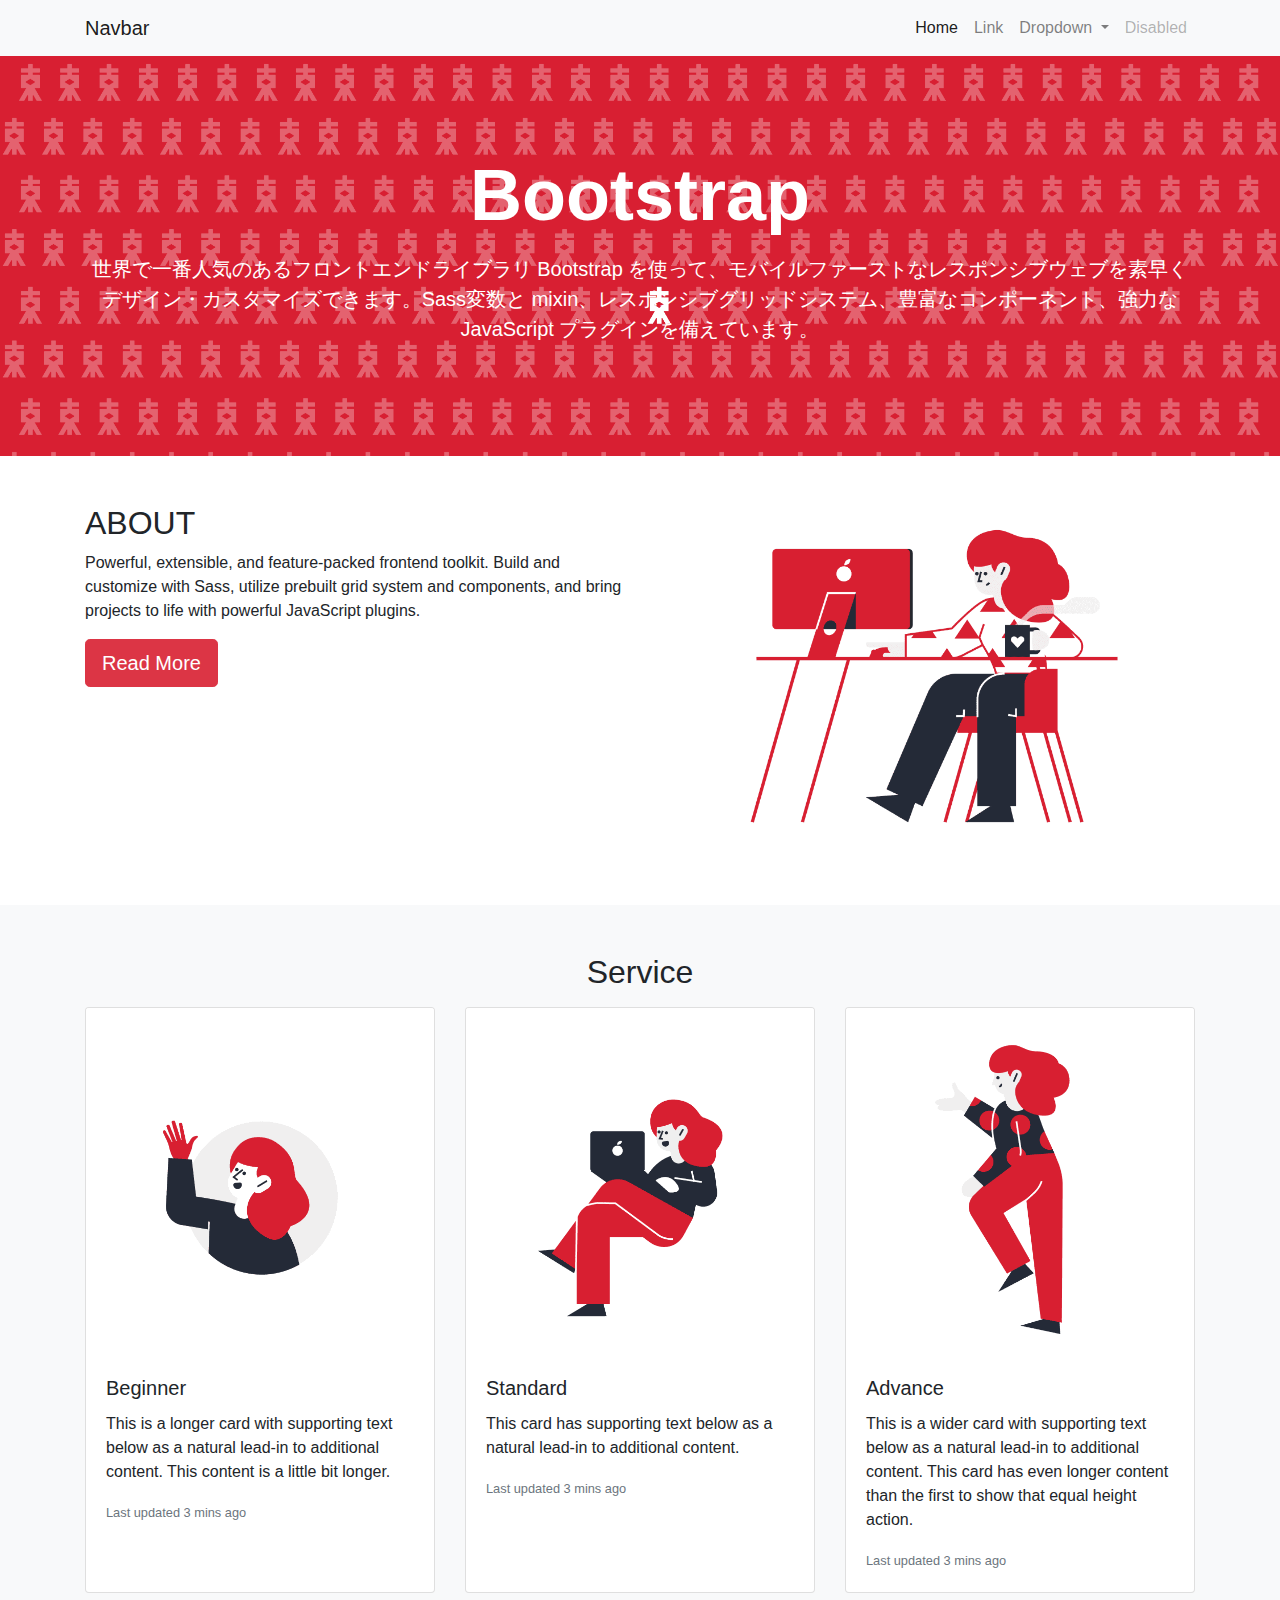
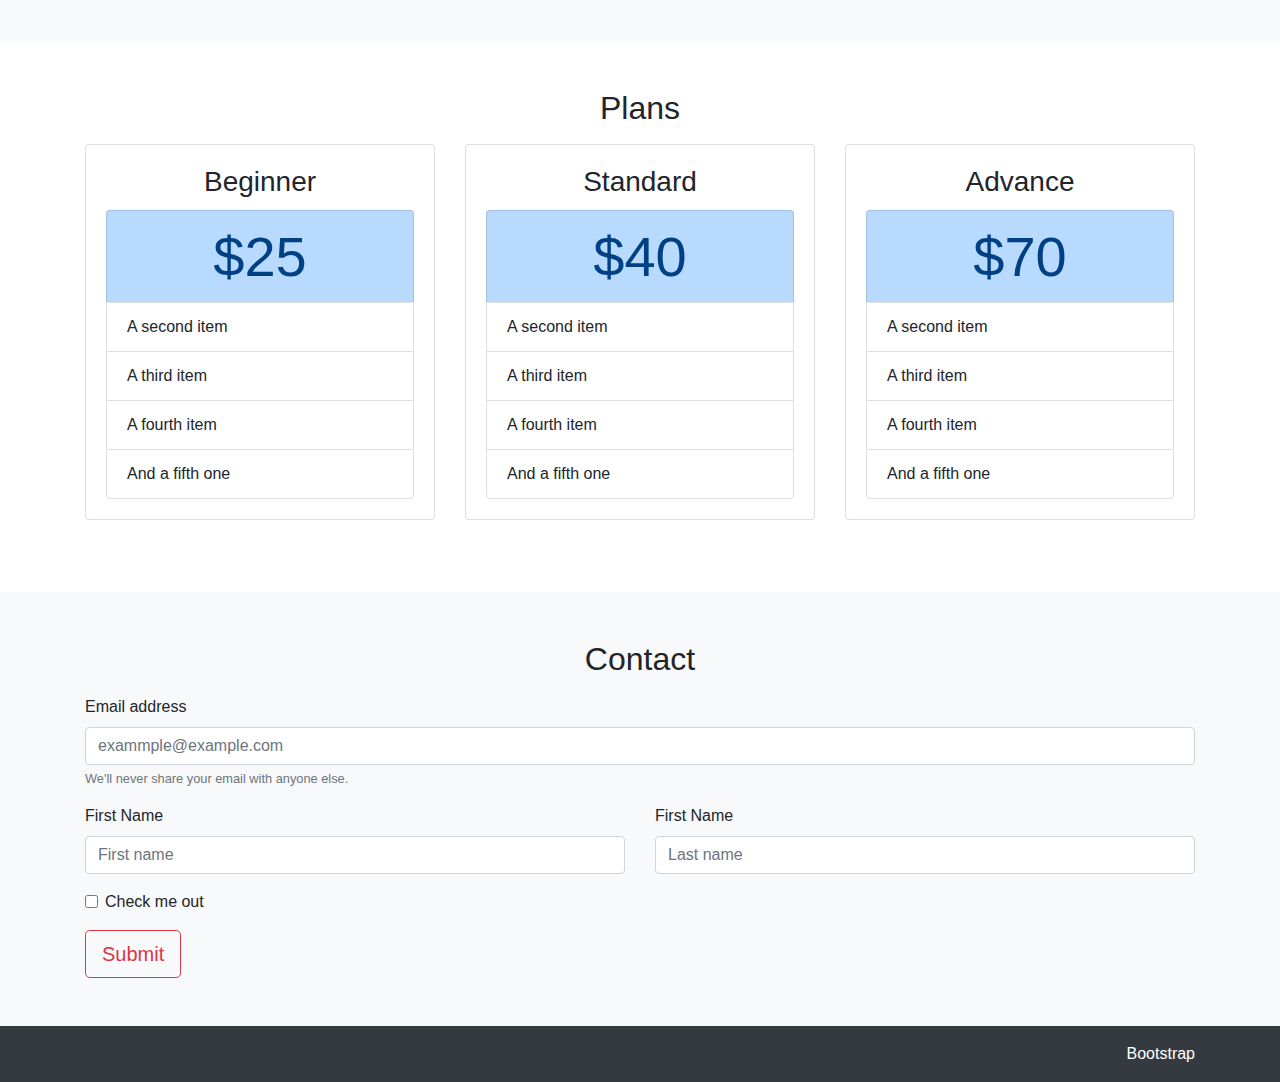
<file: img/index.html>
<!doctype html>
<html lang="ja">

<head>
  <!-- Required meta tags -->
  <meta charset="utf-8">
  <meta name="viewport" content="width=device-width, initial-scale=1, shrink-to-fit=no">

  <!-- Bootstrap CSS -->
  <link rel="stylesheet" href="https://cdn.jsdelivr.net/npm/bootstrap@4.0.0/dist/css/bootstrap.min.css"
    integrity="sha384-Gn5384xqQ1aoWXA+058RXPxPg6fy4IWvTNh0E263XmFcJlSAwiGgFAW/dAiS6JXm" crossorigin="anonymous">
  <link rel="stylesheet" href="./style.css">
  <title>Hello, world!</title>
</head>

<body>

  <nav class="navbar navbar-expand-lg navbar-light bg-light">
    <div class="container">
      <a class="navbar-brand" href="#">Navbar</a>
      <button class="navbar-toggler" type="button" data-toggle="collapse" data-target="#navbarSupportedContent"
        aria-controls="navbarSupportedContent" aria-expanded="false" aria-label="Toggle navigation">
        <span class="navbar-toggler-icon"></span>
      </button>

      <div class="collapse navbar-collapse" id="navbarSupportedContent">
        <ul class="navbar-nav ml-auto">
          <li class="nav-item active">
            <a class="nav-link" href="#">Home <span class="sr-only">(current)</span></a>
          </li>
          <li class="nav-item">
            <a class="nav-link" href="#">Link</a>
          </li>
          <li class="nav-item dropdown">
            <a class="nav-link dropdown-toggle" href="#" id="navbarDropdown" role="button" data-toggle="dropdown"
              aria-haspopup="true" aria-expanded="false">
              Dropdown
            </a>
            <div class="dropdown-menu" aria-labelledby="navbarDropdown">
              <a class="dropdown-item" href="#">Action</a>
              <a class="dropdown-item" href="#">Another action</a>
              <div class="dropdown-divider"></div>
              <a class="dropdown-item" href="#">Something else here</a>
            </div>
          </li>
          <li class="nav-item">
            <a class="nav-link disabled" href="#">Disabled</a>
          </li>
        </ul>
      </div>
    </div>
  </nav>

  <section class="top py-5 text-white">
    <div class="container py-5">
      <h1 class="text-center display-3 font-weight-bold mb-3">Bootstrap</h1>
      <p class="text-center lead">世界で一番人気のあるフロントエンドライブラリ Bootstrap を使って、モバイルファーストなレスポンシブウェブを素早くデザイン・カスタマイズできます。Sass変数と
        mixin、レスポンシブグリッドシステム、豊富なコンポーネント、強力な JavaScript プラグインを備えています。</p>
    </div>
  </section>

  <section class="about py-5">
    <div class="container">
      <div class="row">
        <div class="col-md-6 mb-5">
          <h2>ABOUT</h2>
          <p>Powerful, extensible, and feature-packed frontend toolkit. Build and customize with Sass, utilize prebuilt
            grid system and components, and bring projects to life with powerful JavaScript plugins.</p>
          <button class="btn btn-danger btn-lg">Read More</button>
        </div>
        <div class="col-md-6">
          <img src="./about.png" class="w-100" alt="画像">
        </div>
      </div>
    </div>
  </section>

  <section class="service bg-light py-5">
    <div class="container">
      <h2 class="text-center mb-3">Service</h2>
      <div class="card-deck">
        <div class="card">
          <img src="./beginner.png" class="card-img-top" alt="...">
          <div class="card-body">
            <h5 class="card-title">Beginner</h5>
            <p class="card-text">This is a longer card with supporting text below as a natural lead-in to additional
              content. This content is a little bit longer.</p>
            <p class="card-text"><small class="text-muted">Last updated 3 mins ago</small></p>
          </div>
        </div>
        <div class="card">
          <img src="./standard.png" class="card-img-top" alt="...">
          <div class="card-body">
            <h5 class="card-title">Standard</h5>
            <p class="card-text">This card has supporting text below as a natural lead-in to additional content.</p>
            <p class="card-text"><small class="text-muted">Last updated 3 mins ago</small></p>
          </div>
        </div>
        <div class="card">
          <img src="./advance.png" class="card-img-top" alt="...">
          <div class="card-body">
            <h5 class="card-title">Advance</h5>
            <p class="card-text">This is a wider card with supporting text below as a natural lead-in to additional
              content. This card has even longer content than the first to show that equal height action.</p>
            <p class="card-text"><small class="text-muted">Last updated 3 mins ago</small></p>
          </div>
        </div>
      </div>
    </div>
  </section>

  <section class="plans py-5">
    <h2 class="mb-3 text-center">Plans</h2>
    <div class="container">
      <div class="row row-cols-1 row-cols-md-3">
        <div class="col mb-4">
          <div class="card">
            <div class="card-body">
              <h3 class="card-title text-center">Beginner</h3>
              <ul class="list-group">
                <li class="list-group-item display-4 text-center list-group-item-primary">$25</li>
                <li class="list-group-item">A second item</li>
                <li class="list-group-item">A third item</li>
                <li class="list-group-item">A fourth item</li>
                <li class="list-group-item">And a fifth one</li>
              </ul>
            </div>
          </div>
        </div>
        <div class="col mb-4">
          <div class="card">
            <div class="card-body">
              <h3 class="card-title text-center">Standard</h3>
              <ul class="list-group">
                <li class="list-group-item display-4 text-center list-group-item-primary">$40</li>
                <li class="list-group-item">A second item</li>
                <li class="list-group-item">A third item</li>
                <li class="list-group-item">A fourth item</li>
                <li class="list-group-item">And a fifth one</li>
              </ul>
            </div>
          </div>
        </div>
        <div class="col mb-4">
          <div class="card">
            <div class="card-body">
              <h3 class="card-title text-center">Advance</h3>
              <ul class="list-group">
                <li class="list-group-item display-4 text-center list-group-item-primary">$70</li>
                <li class="list-group-item">A second item</li>
                <li class="list-group-item">A third item</li>
                <li class="list-group-item">A fourth item</li>
                <li class="list-group-item">And a fifth one</li>
              </ul>
            </div>
          </div>
        </div>
      </div>
    </div>
  </section>

  <section class="contact py-5 bg-light">
    <h2 class="mb-3 text-center">Contact</h2>
    <div class="container">
      <form>
        <div class="form-group">
          <label for="exampleInputEmail1">Email address</label>
          <input type="email" class="form-control" id="exampleInputEmail1" aria-describedby="emailHelp" placeholder="exammple@example.com">
          <small id="emailHelp" class="form-text text-muted">We'll never share your email with anyone else.</small>
        </div>
        <div class="row mb-3">
          <div class="col">
          <label for="firstName">First Name</label>
            <input type="text" class="form-control" placeholder="First name" id="fiestName">
          </div>
          <div class="col">
          <label for="lastName">First Name</label>
            <input type="text" class="form-control" placeholder="Last name" id="lastName">
          </div>
        </div>
        <div class="form-group form-check">
          <input type="checkbox" class="form-check-input" id="exampleCheck1">
          <label class="form-check-label" for="exampleCheck1">Check me out</label>
        </div>
        <button type="submit" class="btn btn-outline-danger btn-lg">Submit</button>
      </form>
    </div>

  </section>



  <footer class="py-3 bg-dark">
    <div class="container">
      <p class="text-white text-right m-0">Bootstrap</p>
    </div>
  </footer>

  <!-- Optional JavaScript -->
  <!-- jQuery first, then Popper.js, then Bootstrap JS -->
  <script src="https://code.jquery.com/jquery-3.2.1.slim.min.js"
    integrity="sha384-KJ3o2DKtIkvYIK3UENzmM7KCkRr/rE9/Qpg6aAZGJwFDMVNA/GpGFF93hXpG5KkN"
    crossorigin="anonymous"></script>
  <script src="https://cdn.jsdelivr.net/npm/popper.js@1.12.9/dist/umd/popper.min.js"
    integrity="sha384-ApNbgh9B+Y1QKtv3Rn7W3mgPxhU9K/ScQsAP7hUibX39j7fakFPskvXusvfa0b4Q"
    crossorigin="anonymous"></script>
  <script src="https://cdn.jsdelivr.net/npm/bootstrap@4.0.0/dist/js/bootstrap.min.js"
    integrity="sha384-JZR6Spejh4U02d8jOt6vLEHfe/JQGiRRSQQxSfFWpi1MquVdAyjUar5+76PVCmYl"
    crossorigin="anonymous"></script>
</body>

</html>
</file>
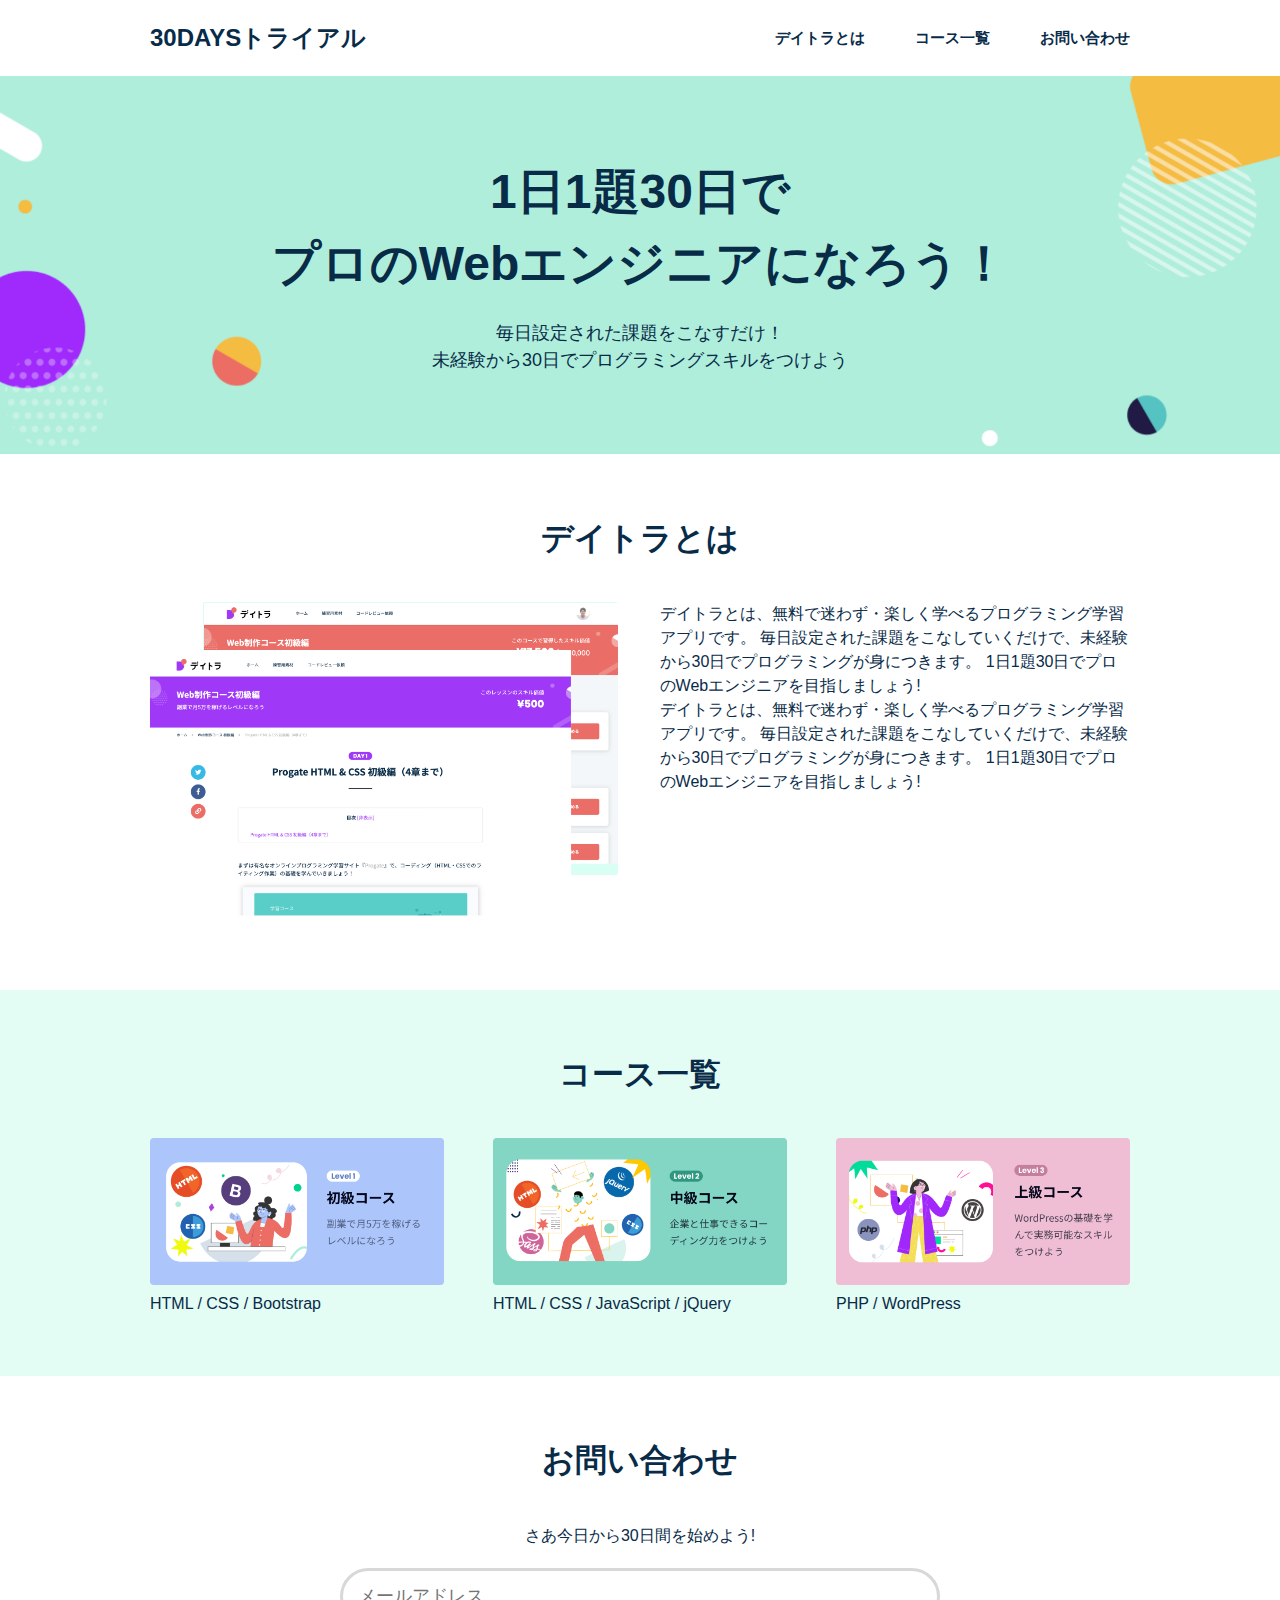
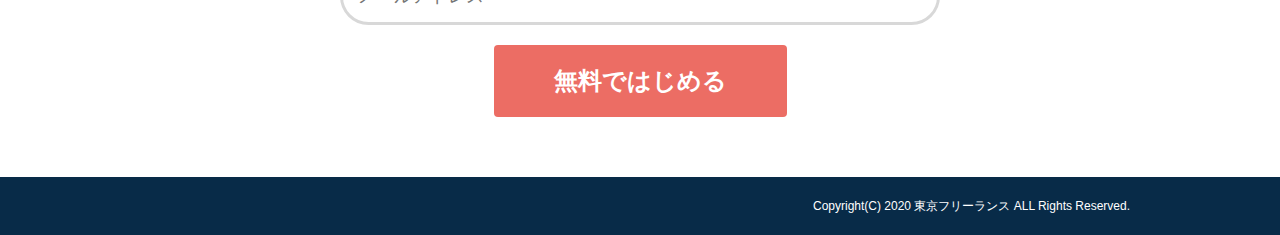
<file: practice/index.html>
<!DOCTYPE html>
<html lang="ja">
<head>
  <meta charset="UTF-8">
  <meta http-equiv="X-UA-Compatible" content="IE=edge">
  <meta name="viewport" content="width=device-width, initial-scale=1.0">

  <link rel="icon" href="favicon.ico">

  <title>初めてのLP</title>

  <meta name="description" content="デスクリプションです">

  <link rel="stylesheet" href="./css/reset.css">
  <link rel="stylesheet" href="./css/style.css">

</head>
<body>

  <header>
    <div class="container clear">
      <div class="header-left">
        <h1 class="header-title">30DAYSトライアル</h1>
      </div>
      <div class="header-right">
        <ul class="header-nav clear">
          <li class="header-nav-item"><a href="#">デイトラとは</a></li>
          <li class="header-nav-item"><a href="#">コース一覧</a></li>
          <li class="header-nav-item"><a href="#">お問い合わせ</a></li>
        </ul>
      </div>
    </div>
  </header>

  <section class="top">
    <div class="container">
    <p class="top-title">
      1日1題30日で<br>
      プロのWebエンジニアになろう！
    </p>
    <p class="top-subtitle">
      毎日設定された課題をこなすだけ！<br>
      未経験から30日でプログラミングスキルをつけよう
    </p>
    </div>
  </section>

  <section class="about section">
    <div class="container clear">
      <h2 class="section-title">デイトラとは</h2>
      <div class="about-left">
        <img src="./img/about.png" alt=デイトラとは">
      </div>
      <div class="about-right">
        <p>デイトラとは、無料で迷わず・楽しく学べるプログラミング学習アプリです。
          毎日設定された課題をこなしていくだけで、未経験から30日でプログラミングが身につきます。
          1日1題30日でプロのWebエンジニアを目指しましょう!
        </p>
        <p>デイトラとは、無料で迷わず・楽しく学べるプログラミング学習アプリです。
          毎日設定された課題をこなしていくだけで、未経験から30日でプログラミングが身につきます。
          1日1題30日でプロのWebエンジニアを目指しましょう!
        </p>
      </div>
    </div>
  </section>

  <section class="course section">
    <div class="container">
      <h2 class="section-title">コース一覧</h2>
      <div class="course-wrapper">
        <div class="course-item">
          <img src="./img/web_first.png" alt="デイトラ初級編">
          <p>HTML / CSS / Bootstrap</p>
        </div>
        <div class="course-item">
          <img src="./img/web_second.png" alt="デイトラ中級編">
          <p>HTML / CSS / JavaScript / jQuery</p>
        </div>
        <div class="course-item">
          <img src="./img/web_third.png" alt="デイトラ上級編">
          <p>PHP / WordPress</p>
        </div>
      </div>
    </div>
  </section>

  <section class="contact section">
    <div class="container">
      <h2 class="section-title">お問い合わせ</h2>
      <p class="contact-mesage">さあ今日から30日間を始めよう!</p>
      <form action="#" method="post">
        <input type="email" name="email" id="email" placeholder="メールアドレス">
        <button type="submit" class="btn btn-register">無料ではじめる</button>
      </form>
    </div>
  </section>

  <footer>
    <div class="container clear">
      <p class="copyright">Copyright(C) 2020 東京フリーランス ALL Rights Reserved.</p>
    </div>
  </footer>
</body>
</html>
</file>
<file: img/style.css>
@charset "UTF-8";

.top{
  background-image: url(./top.png);
  background-size: cover;
}
</file>
<file: practice/css/style.css>
body{
  color: #082B48;
  font-family: Verdana, Geneva, Tahoma, sans-serif;
  line-height: 1.5;
}

img{
  width: 100%;
  height: auto;
}

a{
  text-decoration: none;
  color: #082B48;
}

a:hover{
  opacity: 0.7;
}

.container{
  width: 90%;
  max-width: 980px;
  margin: auto;
}

.clear::after{
  content:"";
  clear:both;
  display: block;
}


/* heade */
header{
  padding: 20px 0;
}

.header-left{
  float:left;
}

.header-right{
  float: right;
}

.header-title{
  font-weight: bold;
  font-size: 24px;
}

.header-nav-item{
  float: left;
  margin-left: 50px;
}

.header-nav-item a{
  font-size: 15px;
  font-weight: 600;
  line-height: 36px;
}
/* top */
.top{
  background-image: url(../img/main-vsual-nontitle.png);
  background-size: cover;
  padding: 80px 0;
}

.top-title{
  font-size: 48px;
  font-weight: bold;
  text-align: center;
  margin-bottom: 20px;
}

.top-subtitle{
  font-size: 18px;
  text-align: center;
}
/* section共通クラス */
.section{
  padding: 60px 0;
}

.section-title{
  font-size: 32px;
  font-weight: bold;
  text-align: center;
  margin-bottom: 40px;
}

/* about */
.about-left{
  float: left;
  width: 48%;
}

.about-right{
  float: right;
  width: 48%;
}

/* course */
.course{
  background-color: #e3fcf4;
}
.course-wrapper{
  display: flex;
  justify-content: space-between;
}

.course-item{
  width: 30%;
}

/* contact */
.contact-mesage{
  text-align: center;
  margin-bottom: 20px;;
}

input[type="email"]{
  width: 600px;
  border: 3px solid #d8d8d8;
  font-size: 18px;
  display: block;
  margin: auto;
  padding: 15px;
  border-radius: 999px;
  margin-bottom: 20px;
}

.btn{
  padding: 20px 60px;
  display: inline-block;
  background-color: #082B48;
  color: #fff;
  font-size: 24px;
  font-weight: bold;
  border-radius: 4px;
  border: none;
}

.btn:hover{
  opacity: 0.7;
  cursor: pointer;
}

.btn-register{
  background-color: #ec6d64;
  display: block;
  margin: auto;
  /* border: 0px; */
}

/* footer */
footer{
  background-color: #082B48;
  color: #fff;
  padding: 20px 0;
}

.copyright{
  font-size: 12px;
  float: right;
}

/* スマホ用の表示 */
@media only screen and (max-width:767px){

  .clear::after{
    content: none;
  }

  /* header */
  .header-left{
    float:none;
    }

  .header-title{
    text-align: center;
  }

  .header-right{
    float: none;
  }

  .header-nav{
    display: flex;
    justify-content: space-around;
  }

  .header-nav-item{
    float: none;
    margin: 0;
  }

  /* top */
  .top{
    padding: 120px 0;

  }

  .top-title{
    font-size: 32px;
  }
  .top-subtitle{
    font-size: 14px;
  }

  /* section共通クラス */
.section{
  padding: 80px 0;
}

.section-title{
  font-size: 24px;
  font-weight: bold;
}

.section p {
  font-size: 14px;
}

/* about */

.about-left{
  float:none;
  width: 100%;
  margin-bottom: 20px;
}

.about-right{
  float: none;
  width: 100%;
}

/* course */
.course-wrapper{
  flex-wrap: wrap;
}

.course-item{
  width: 100%;
  margin-bottom: 20px;
}

/* contact */

input[type="email"]{
  width: 100%;
}

/* footer */

.copyright{
  font-size: 10px;
  float: none;
  text-align: center;
}
}
</file>
